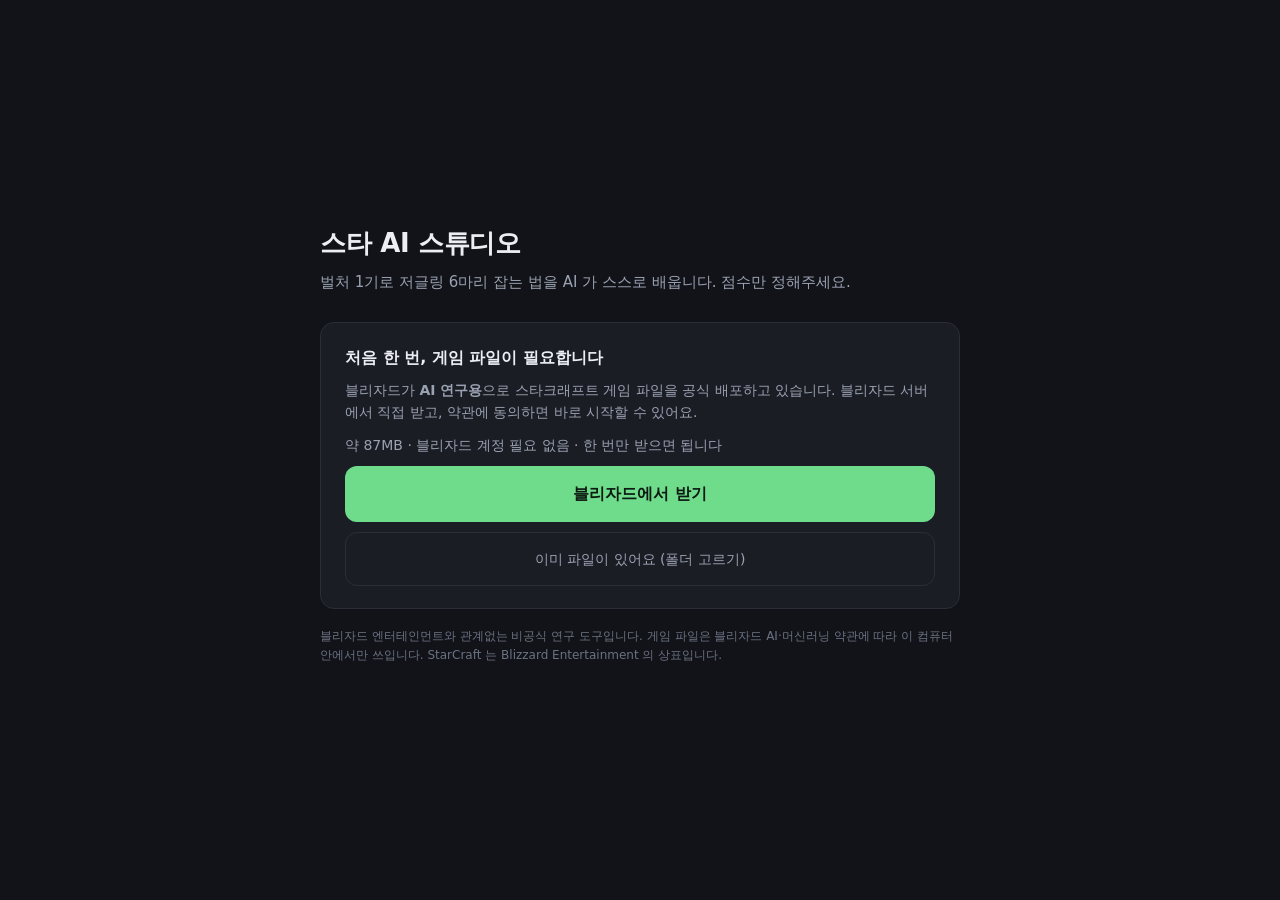
<file: app/src/onboarding.html>
<!doctype html>
<html lang="ko">
<head>
<meta charset="utf-8">
<meta name="viewport" content="width=device-width, initial-scale=1">
<title>스타 AI 스튜디오</title>
<style>
  :root {
    --bg: #111318; --card: #1a1d24; --line: #2a2e38; --ink: #eceef3; --dim: #9aa1b1;
    --green: #6fdc8c; --blue: #6cb8f5; --red: #ff7a7a;
  }
  * { box-sizing: border-box; }
  html, body { margin: 0; height: 100%; }
  body {
    background: var(--bg); color: var(--ink);
    font: 15px/1.6 -apple-system, BlinkMacSystemFont, "Apple SD Gothic Neo", system-ui, sans-serif;
    display: flex; align-items: center; justify-content: center; padding: 32px;
  }
  .wrap { width: min(640px, 100%); }
  h1 { font-size: 26px; margin: 0 0 6px; letter-spacing: -0.3px; }
  .sub { color: var(--dim); margin: 0 0 28px; }
  .card {
    background: var(--card); border: 1px solid var(--line); border-radius: 14px;
    padding: 22px 24px; margin-bottom: 14px;
  }
  .card h2 { font-size: 16px; margin: 0 0 8px; }
  .card p { margin: 0 0 10px; color: var(--dim); font-size: 14px; }
  .card p:last-child { margin-bottom: 0; }
  .btn {
    display: block; width: 100%; border: 0; border-radius: 12px; padding: 15px 18px;
    font: inherit; font-size: 16px; font-weight: 700; cursor: pointer; margin-top: 10px;
  }
  .btn.primary { background: var(--green); color: #0d1a12; }
  .btn.ghost { background: transparent; color: var(--dim); border: 1px solid var(--line); font-weight: 500; font-size: 14px; }
  .btn:disabled { opacity: .5; cursor: default; }
  .bar { height: 10px; background: #0c0e12; border: 1px solid var(--line); border-radius: 999px; overflow: hidden; margin: 12px 0 6px; }
  .bar > div { height: 100%; width: 0%; background: var(--blue); transition: width .2s; }
  .small { font-size: 13px; color: var(--dim); }
  .eula {
    background: #0c0e12; border: 1px solid var(--line); border-radius: 10px; padding: 14px 16px;
    height: 230px; overflow: auto; white-space: pre-wrap; font: 12px/1.55 ui-monospace, Menlo, monospace; color: #c9ced9;
  }
  ul.points { margin: 0 0 12px; padding-left: 18px; color: var(--ink); font-size: 14px; }
  ul.points li { margin: 3px 0; }
  .err { color: var(--red); font-size: 14px; margin-top: 10px; }
  .foot { color: #6b7282; font-size: 12px; margin-top: 18px; line-height: 1.6; }
  [hidden] { display: none !important; }
  .spinner { width: 28px; height: 28px; border: 3px solid var(--line); border-top-color: var(--green);
             border-radius: 50%; animation: spin 0.9s linear infinite; margin: 8px auto 14px; }
  @keyframes spin { to { transform: rotate(360deg); } }
  .center { text-align: center; }
</style>
</head>
<body>
<div class="wrap">
  <h1>스타 AI 스튜디오</h1>
  <p class="sub">벌처 1기로 저글링 6마리 잡는 법을 AI 가 스스로 배웁니다. 점수만 정해주세요.</p>

  <!-- 1. 게임 파일이 필요함 -->
  <section id="s-need">
    <div class="card">
      <h2>처음 한 번, 게임 파일이 필요합니다</h2>
      <p>블리자드가 <b>AI 연구용</b>으로 스타크래프트 게임 파일을 공식 배포하고 있습니다.
         블리자드 서버에서 직접 받고, 약관에 동의하면 바로 시작할 수 있어요.</p>
      <p class="small">약 87MB · 블리자드 계정 필요 없음 · 한 번만 받으면 됩니다</p>
      <button class="btn primary" id="b-dl">블리자드에서 받기</button>
      <button class="btn ghost" id="b-pick">이미 파일이 있어요 (폴더 고르기)</button>
    </div>
  </section>

  <!-- 2. 받는 중 -->
  <section id="s-dl" hidden>
    <div class="card">
      <h2>블리자드 서버에서 받는 중</h2>
      <div class="bar"><div id="bar"></div></div>
      <div class="small" id="dl-msg">&nbsp;</div>
    </div>
  </section>

  <!-- 3. 약관 -->
  <section id="s-eula" hidden>
    <div class="card">
      <h2>블리자드 AI·머신러닝 약관</h2>
      <ul class="points">
        <li><b>AI 테스트·머신러닝·연구 목적</b>으로만 쓸 수 있습니다</li>
        <li>이 파일에는 일반 약관의 <b>자동화(봇) 금지가 적용되지 않습니다</b></li>
        <li>학습으로 만든 AI 와 데이터는 본인 것입니다</li>
        <li>게임 파일 자체를 <b>팔거나 남에게 다시 나눠주면 안 됩니다</b></li>
      </ul>
      <div class="eula" id="eula"></div>
      <button class="btn primary" id="b-agree">동의하고 시작하기</button>
      <button class="btn ghost" id="b-deny">동의하지 않음</button>
    </div>
  </section>

  <!-- 4. 켜는 중 -->
  <section id="s-start" hidden>
    <div class="card center">
      <div class="spinner"></div>
      <h2>스튜디오를 켜는 중</h2>
      <p class="small">처음엔 10초 정도 걸립니다</p>
    </div>
  </section>

  <div class="err" id="err" hidden></div>

  <p class="foot">블리자드 엔터테인먼트와 관계없는 비공식 연구 도구입니다.
     게임 파일은 블리자드 AI·머신러닝 약관에 따라 이 컴퓨터 안에서만 쓰입니다.
     StarCraft 는 Blizzard Entertainment 의 상표입니다.</p>
</div>

<script>
const $ = (id) => document.getElementById(id);
const show = (id) => {
  for (const s of ["s-need", "s-dl", "s-eula", "s-start"]) $(s).hidden = s !== id;
};
const err = (m) => { $("err").hidden = !m; $("err").textContent = m || ""; };
let api = null, poll = null;

async function start() {
  show("s-start"); err("");
  const r = await api.start();
  if (r && r.error) { err(r.error); show("s-need"); }
}

function render(st) {
  if (st.stage === "downloading" || st.stage === "extracting") {
    show("s-dl");
    $("bar").style.width = (st.pct || 0) + "%";
    $("dl-msg").textContent = st.msg || "";
  } else if (st.stage === "eula") {
    clearInterval(poll); poll = null;
    $("eula").textContent = st.eula;
    show("s-eula");
  } else if (st.stage === "ready") {
    clearInterval(poll); poll = null;
    start();
  } else if (st.stage === "error") {
    clearInterval(poll); poll = null;
    err(st.msg); show("s-need");
  }
}

window.addEventListener("pywebviewready", async () => {
  api = window.pywebview.api;
  const st = await api.status();
  if (st.have) return start();
  show("s-need");

  $("b-dl").onclick = async () => {
    err("");
    render(await api.download());
    poll = setInterval(async () => render(await api.status()), 300);
  };
  $("b-pick").onclick = async () => { err(""); render(await api.pick_folder()); };
  $("b-agree").onclick = async () => { $("b-agree").disabled = true; render(await api.agree()); };
  $("b-deny").onclick = () => { err("약관에 동의해야 쓸 수 있습니다. 창을 닫으면 끝납니다."); show("s-need"); };
});
</script>
</body>
</html>
</file>
